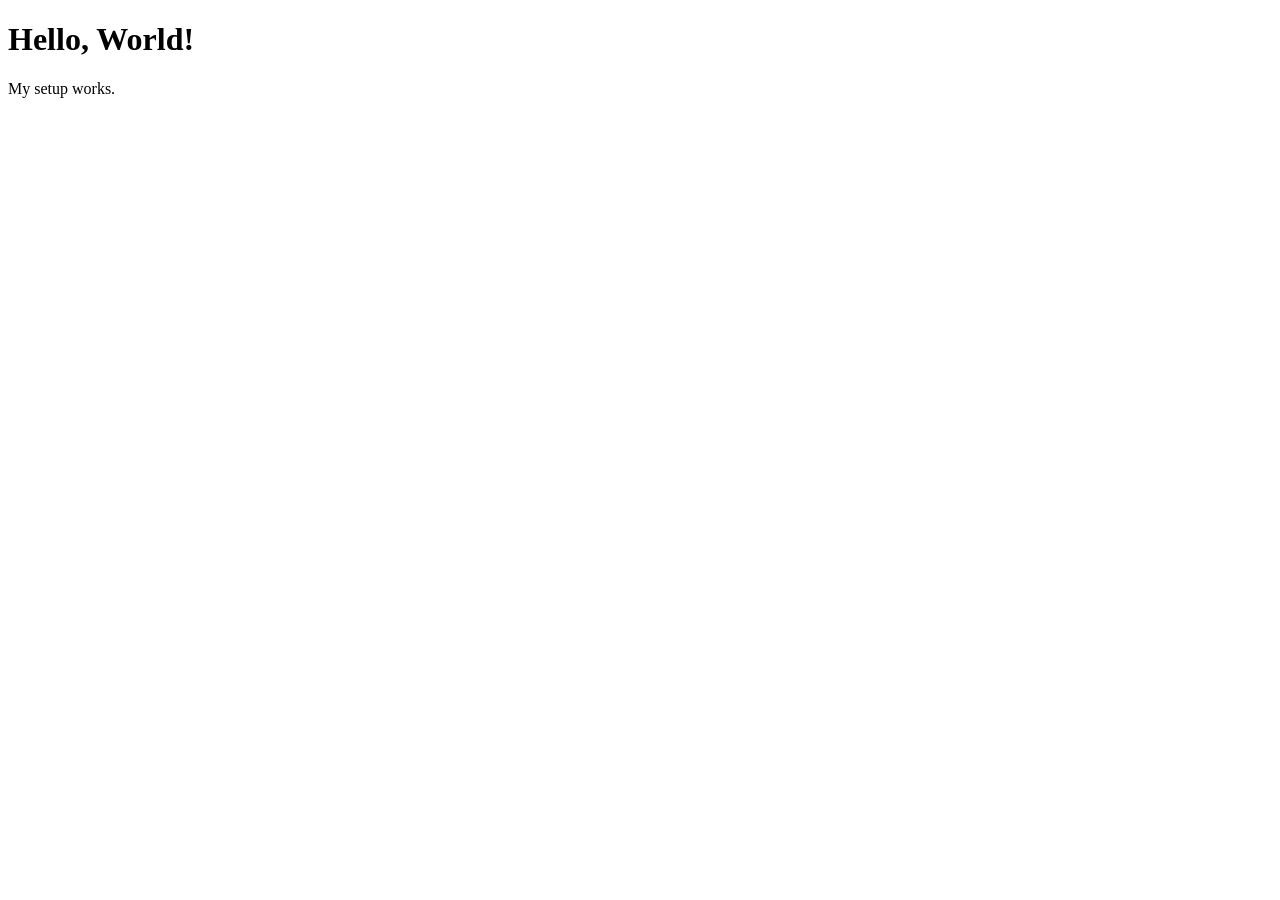
<file: practice/index.html>
<!DOCTYPE html>
<html lang="en">
      <head>
         <meta charset="UTF-8" />
      <title>Setup Test</title>
  </head>
  <body>
      <h1>Hello, World!</h1>
      <p>My setup works.</p>
  </body>
</html>
</file>
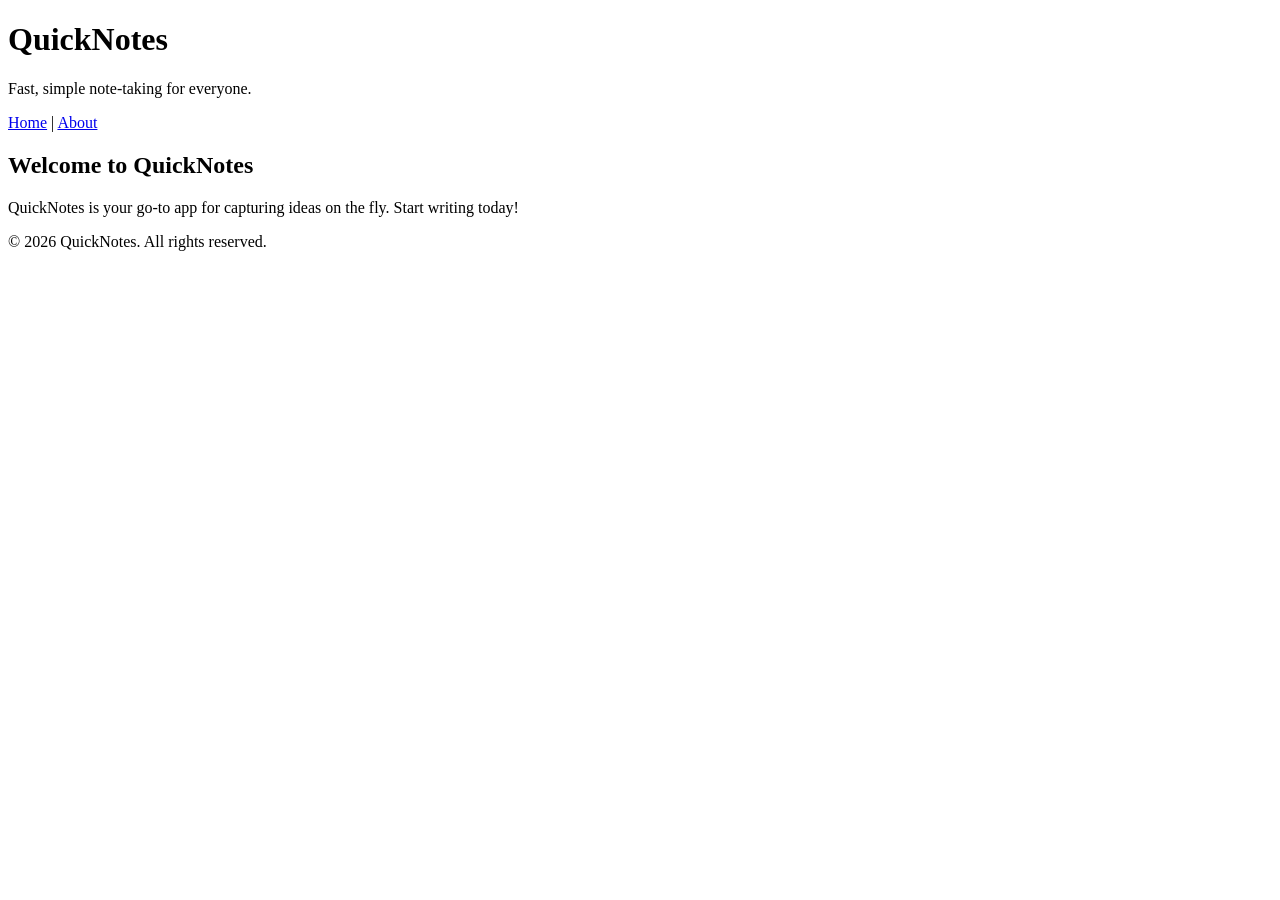
<file: web-foundations-days/day1/index.html>
<!DOCTYPE html>
<html lang="en">
<head>
    <meta charset="UTF-8">
    <meta name="viewport" content="width=device-width, initial-scale=1.0">
    <title>QuickNotes - Home</title>
</head>
<body>
    <header>
        <h1>QuickNotes</h1>
        <p>Fast, simple note-taking for everyone.</p>
        <nav>
            <a href="index.html">Home</a> |
            <a href="about.html">About</a>
        </nav>
    </header>

    <main>
        <h2>Welcome to QuickNotes</h2>
        <p>QuickNotes is your go-to app for capturing ideas on the fly. Start writing today!</p>
    </main>

    <footer>
        <p>&copy; 2026 QuickNotes. All rights reserved.</p>
    </footer>
</body>
</html>
</file>
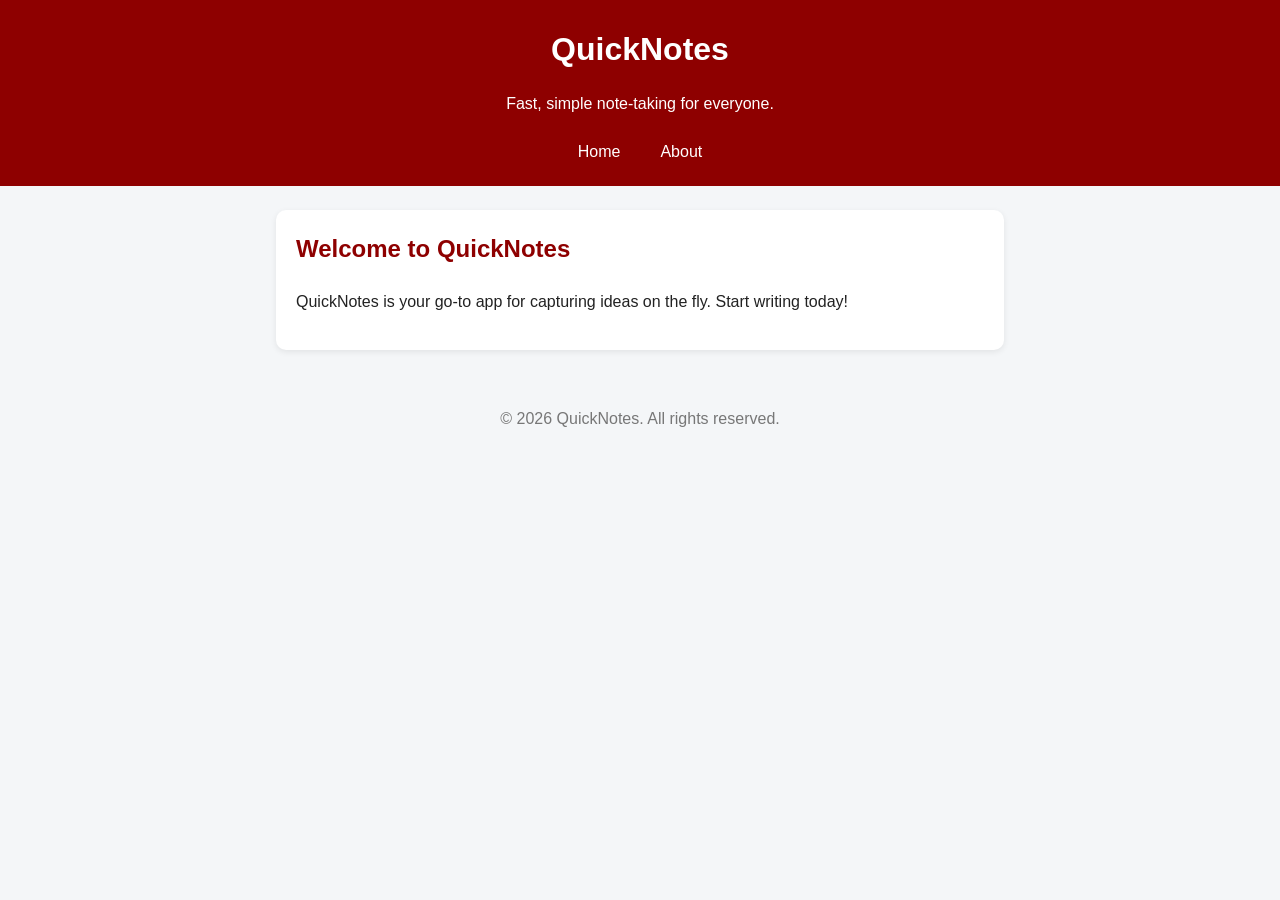
<file: web-foundations-days/day2/index.html>
<!doctype html>
<html lang="en">
  <head>
    <meta charset="UTF-8" />
    <meta name="viewport" content="width=device-width, initial-scale=1.0" />
    <title>QuickNotes - Home</title>
    <link rel="stylesheet" href="style.css" />
  </head>
  <body>
    <header>
      <h1>QuickNotes</h1>
      <p>Fast, simple note-taking for everyone.</p>
      <nav>
        <a href="index.html" class="active">Home</a>
        <a href="about.html">About</a>
      </nav>
    </header>

    <main>
      <section>
        <h2>Welcome to QuickNotes</h2>
        <p>
          QuickNotes is your go-to app for capturing ideas on the fly. Start
          writing today!
        </p>
      </section>
    </main>

    <footer>
      <p>&copy; 2026 QuickNotes. All rights reserved.</p>
    </footer>
  </body>
</html>
</file>
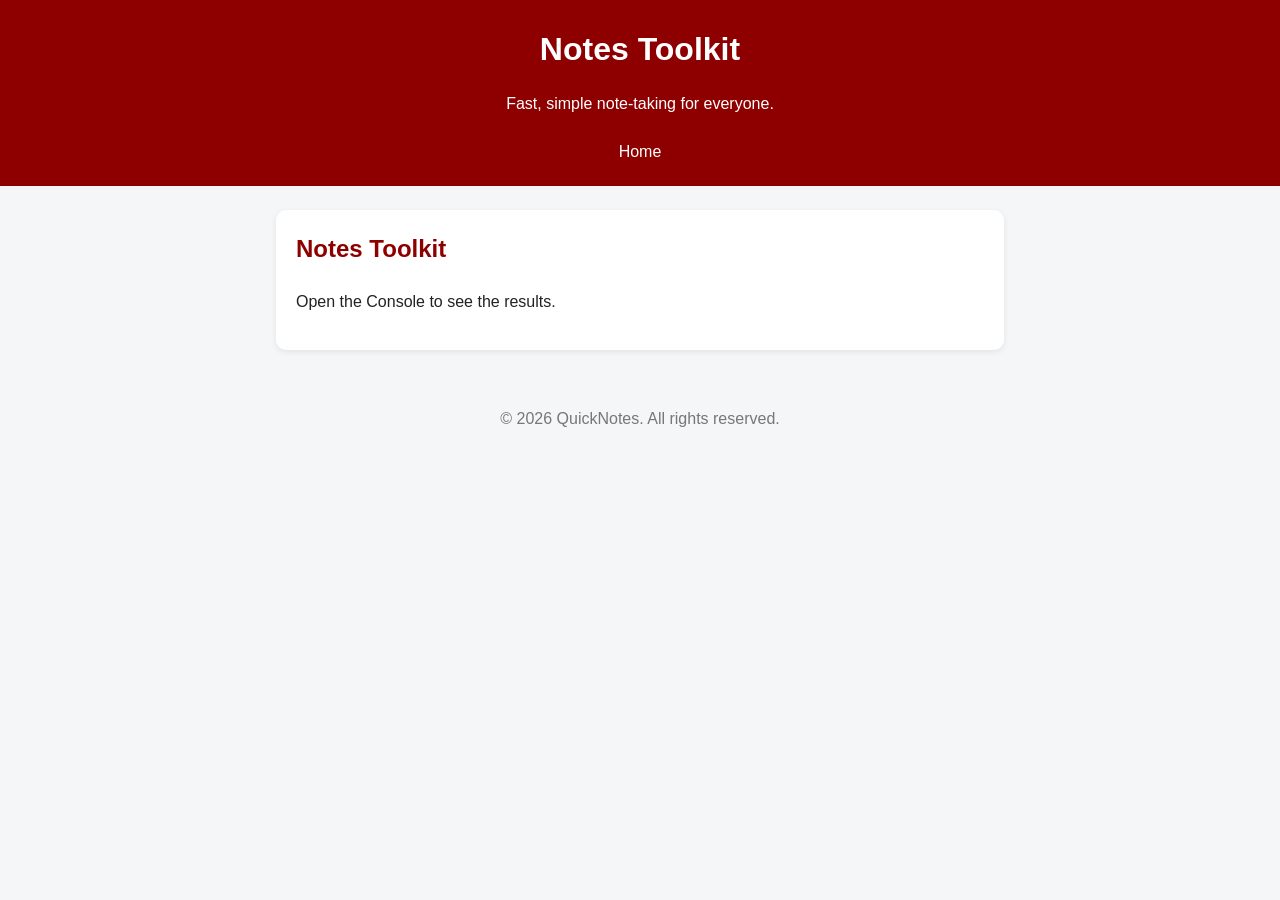
<file: web-foundations-days/day3/index.html>
<!doctype html>
<html lang="en">
  <head>
    <meta charset="UTF-8" />
    <meta name="viewport" content="width=device-width, initial-scale=1.0" />
    <title>Notes Toolkit</title>
    <link rel="stylesheet" href="style.css">
    <script src="script.js" defer></script>
  </head>
  <body>
    <header>
      <h1>Notes Toolkit</h1>
      <p>Fast, simple note-taking for everyone.</p>
      <nav>
        <a href="index.html" class="active">Home</a>
      </nav>
    </header>

    <main>
      <section>
        <h2>Notes Toolkit</h2>
        <p>Open the Console to see the results.</p>
      </section>
    </main>

    <footer>
      <p>&copy; 2026 QuickNotes. All rights reserved.</p>
    </footer>
  </body>
</html>
</file>
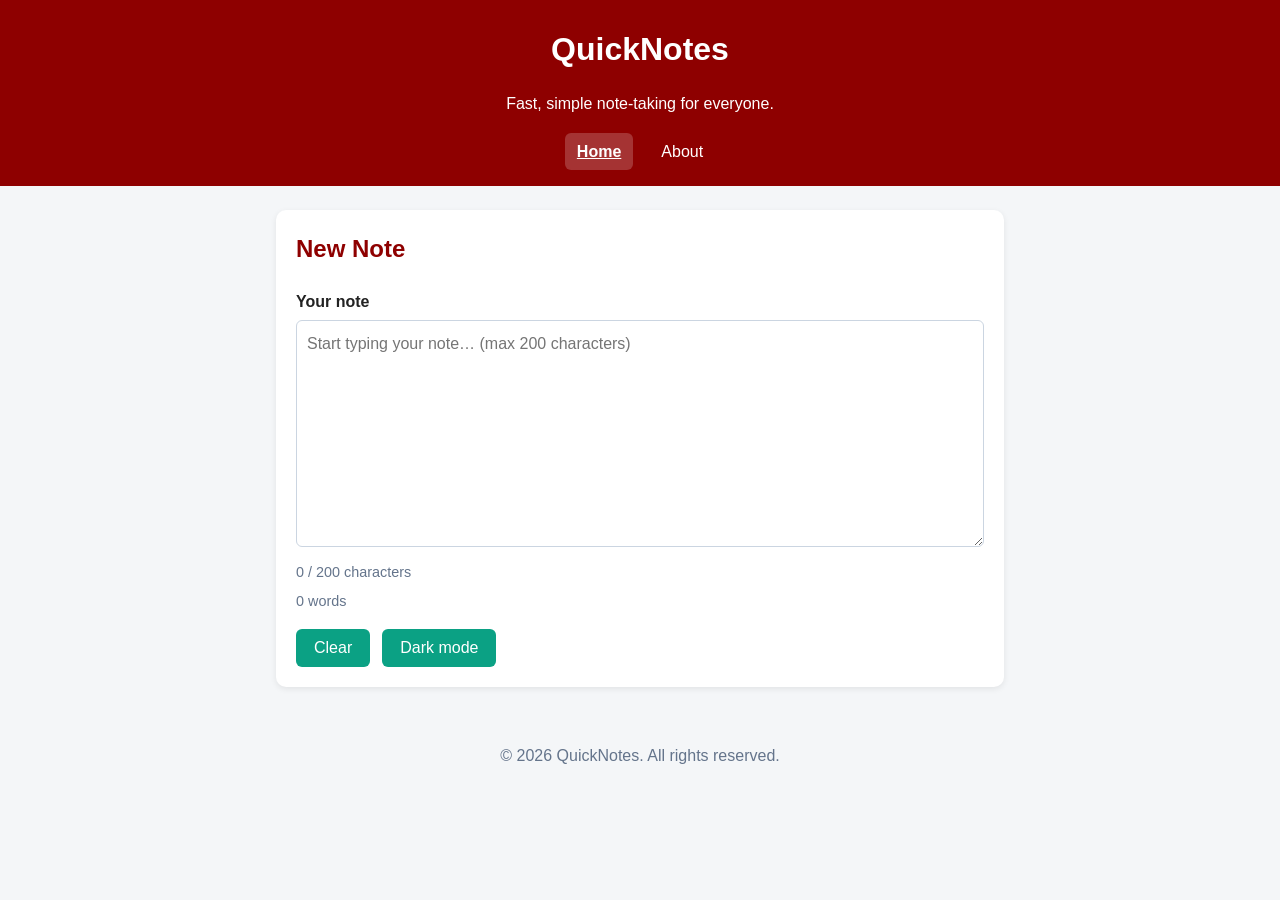
<file: web-foundations-days/day4/index.html>
<!doctype html>
<html lang="en">
  <head>
    <meta charset="UTF-8" />
    <meta name="viewport" content="width=device-width, initial-scale=1.0" />
    <title>QuickNotes - Note Editor</title>
    <link rel="stylesheet" href="style.css" />
    <script src="script.js" defer></script>
  </head>
  <body>
    <header>
      <h1>QuickNotes</h1>
      <p>Fast, simple note-taking for everyone.</p>
      <nav>
        <a href="index.html" class="active">Home</a>
        <a href="about.html">About</a>
      </nav>
    </header>

    <main>
      <section>
        <h2>New Note</h2>

        <label for="note-text">Your note</label>
        <textarea
          id="note-text"
          rows="8"
          placeholder="Start typing your note… (max 200 characters)"
        ></textarea>

        <p id="char-count" aria-live="polite">0 / 200 characters</p>
        <p id="word-count" aria-live="polite">0 words</p>

        <div class="button-row">
          <button id="clear-btn" type="button">Clear</button>
          <button id="theme-toggle" type="button">Dark mode</button>
        </div>
      </section>
    </main>

    <footer>
      <p>&copy; 2026 QuickNotes. All rights reserved.</p>
    </footer>
  </body>
</html>
</file>
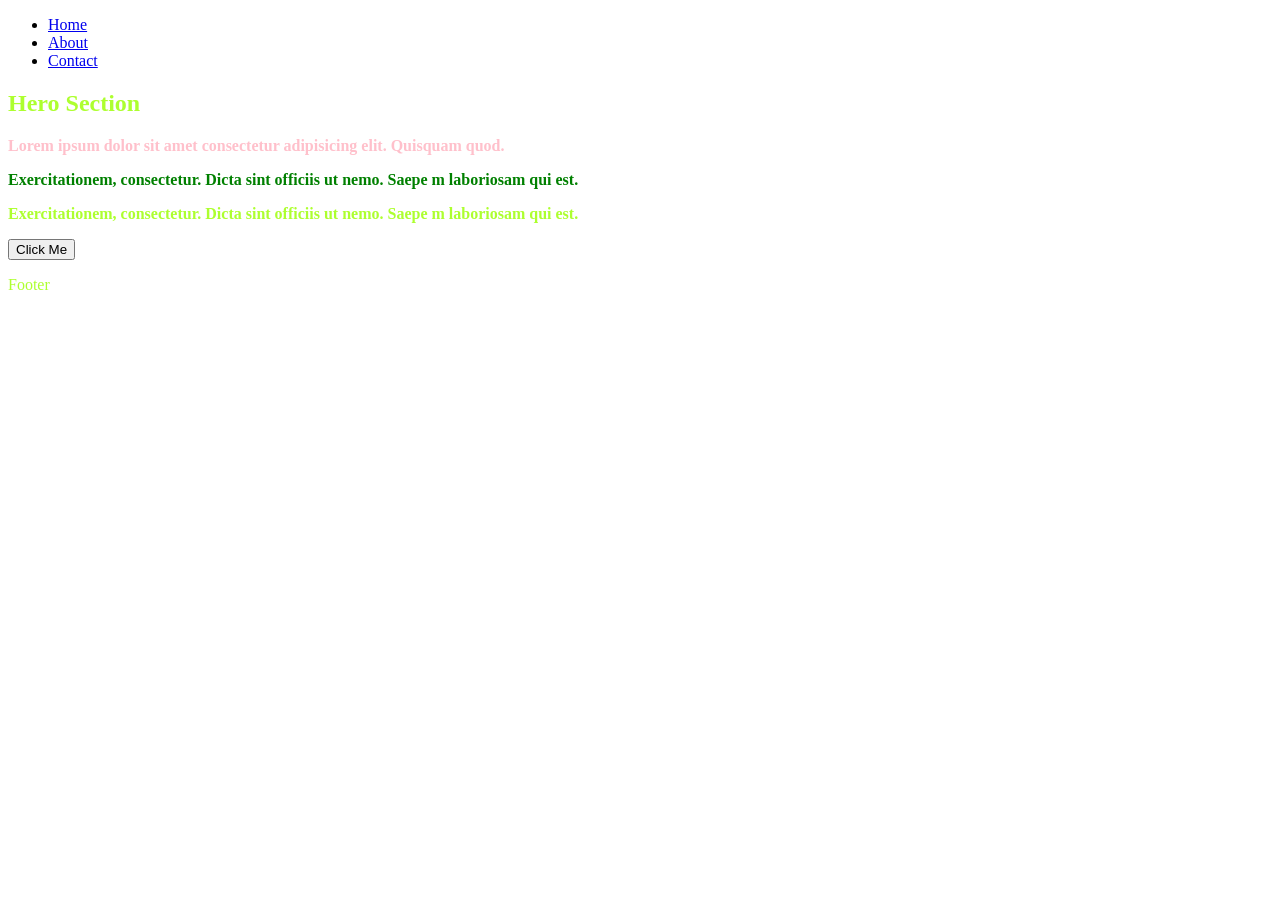
<file: practice/two.html>
<!doctype html>
<html>
  <head>
    <meta name="keywords" content="" />
    <meta name="author" content="Estiphanos" />
    <meta name="viewport" content="width=device-width, initial-scale=1.0" />
    <link rel="stylesheet" href="scripts/styles.css" />
  </head>
  <body>
    <header>
      <nav>
        <ul>
          <li><a href="#">Home</a></li>
          <li><a href="#">About</a></li>
          <li><a href="#">Contact</a></li>
        </ul>
      </nav>
    </header>
    <main>
      <section>
        <h1 class="my-title" id="my-title-id">Hero Section</h1>
        <p class="my-paragraph" id="my-paragraph-id">
          Lorem ipsum dolor sit amet consectetur adipisicing elit. Quisquam
          quod.
        </p>
        <p class="my-second-paragraph" id="my-second-paragraph-id">
          Exercitationem, consectetur. Dicta sint officiis ut nemo. Saepe m
          laboriosam qui est.
        </p>
        <p class="my-third-paragraph" id="my-third-paragraph-id">
          Exercitationem, consectetur. Dicta sint officiis ut nemo. Saepe m
          laboriosam qui est.
        </p>
      </section>
      <button class="button" type="submit" id="my-button-id">Click Me</button>
    </main>
    <footer>
      <p>Footer</p>
    </footer>
  </body>
</html>
</file>
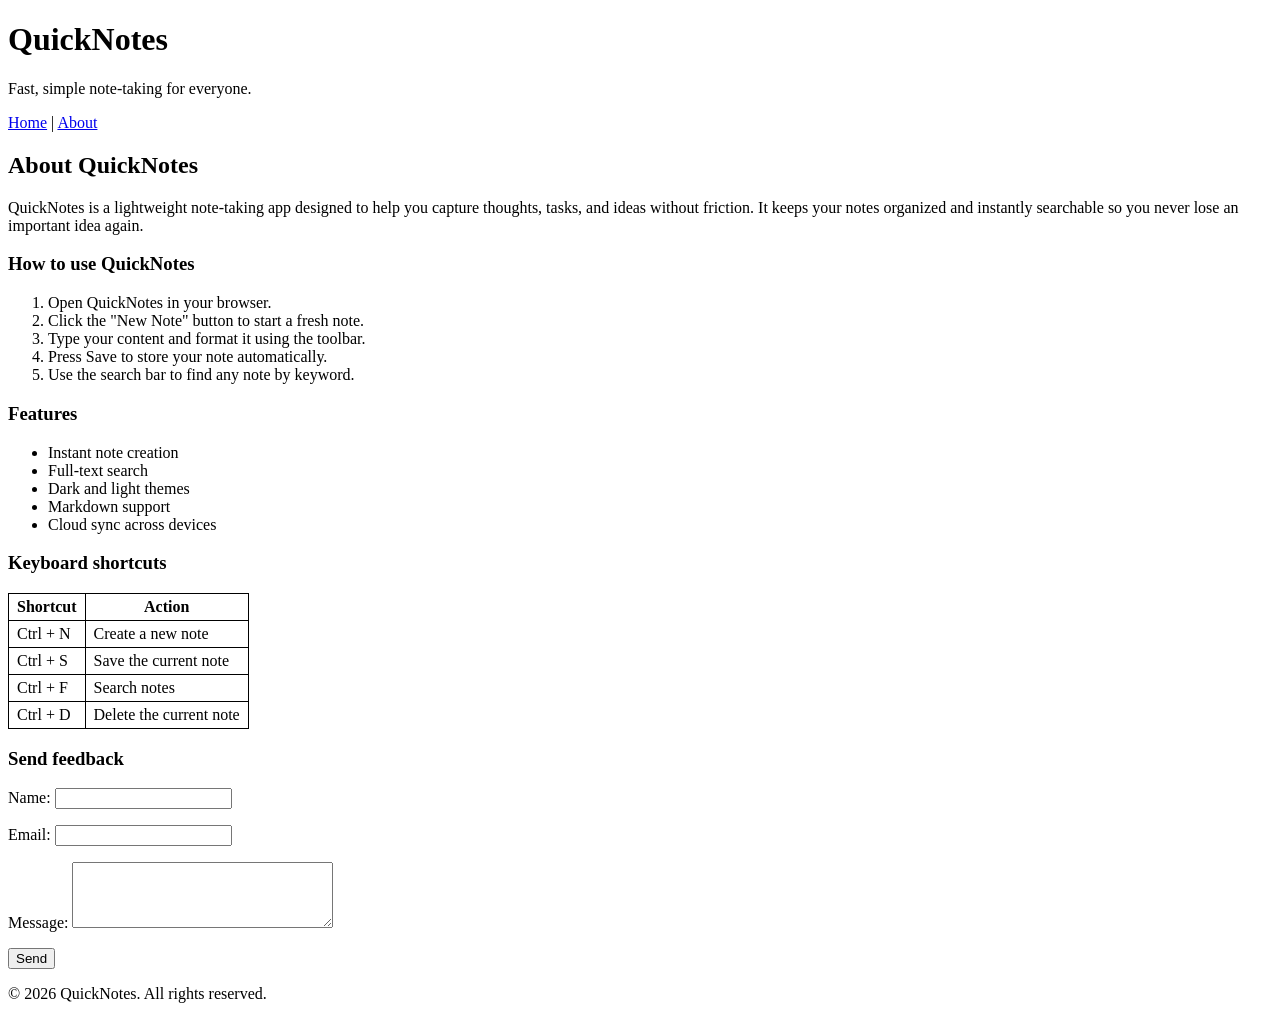
<file: web-foundations-days/day1/about.html>
<!doctype html>
<html lang="en">
  <head>
    <meta charset="UTF-8" />
    <meta name="viewport" content="width=device-width, initial-scale=1.0" />
    <title>QuickNotes - About</title>
    <style>
      table,
      th,
      td {
        border: 1px solid black;
        border-collapse: collapse;
        padding: 4px 8px;
      }
    </style>
  </head>
  <body>
    <header>
      <h1>QuickNotes</h1>
      <p>Fast, simple note-taking for everyone.</p>
      <nav>
        <a href="index.html">Home</a> |
        <a href="about.html">About</a>
      </nav>
    </header>

    <main>
      <h2>About QuickNotes</h2>
      <p>
        QuickNotes is a lightweight note-taking app designed to help you capture
        thoughts, tasks, and ideas without friction. It keeps your notes
        organized and instantly searchable so you never lose an important idea
        again.
      </p>

      <section>
        <h3>How to use QuickNotes</h3>
        <ol>
          <li>Open QuickNotes in your browser.</li>
          <li>Click the "New Note" button to start a fresh note.</li>
          <li>Type your content and format it using the toolbar.</li>
          <li>Press Save to store your note automatically.</li>
          <li>Use the search bar to find any note by keyword.</li>
        </ol>
      </section>

      <section>
        <h3>Features</h3>
        <ul>
          <li>Instant note creation</li>
          <li>Full-text search</li>
          <li>Dark and light themes</li>
          <li>Markdown support</li>
          <li>Cloud sync across devices</li>
        </ul>
      </section>

      <section>
        <h3>Keyboard shortcuts</h3>
        <table>
          <thead>
            <tr>
              <th>Shortcut</th>
              <th>Action</th>
            </tr>
          </thead>
          <tbody>
            <tr>
              <td>Ctrl + N</td>
              <td>Create a new note</td>
            </tr>
            <tr>
              <td>Ctrl + S</td>
              <td>Save the current note</td>
            </tr>
            <tr>
              <td>Ctrl + F</td>
              <td>Search notes</td>
            </tr>
            <tr>
              <td>Ctrl + D</td>
              <td>Delete the current note</td>
            </tr>
          </tbody>
        </table>
      </section>

      <section>
        <h3>Send feedback</h3>
        <form action="#" method="post">
          <p>
            <label for="name">Name:</label>
            <input type="text" id="name" name="name" required />
          </p>
          <p>
            <label for="email">Email:</label>
            <input type="email" id="email" name="email" required />
          </p>
          <p>
            <label for="message">Message:</label>
            <textarea
              id="message"
              name="message"
              rows="4"
              cols="30"
              required
            ></textarea>
          </p>
          <p>
            <button type="submit">Send</button>
          </p>
        </form>
      </section>
    </main>

    <footer>
      <p>&copy; 2026 QuickNotes. All rights reserved.</p>
    </footer>
  </body>
</html>
</file>
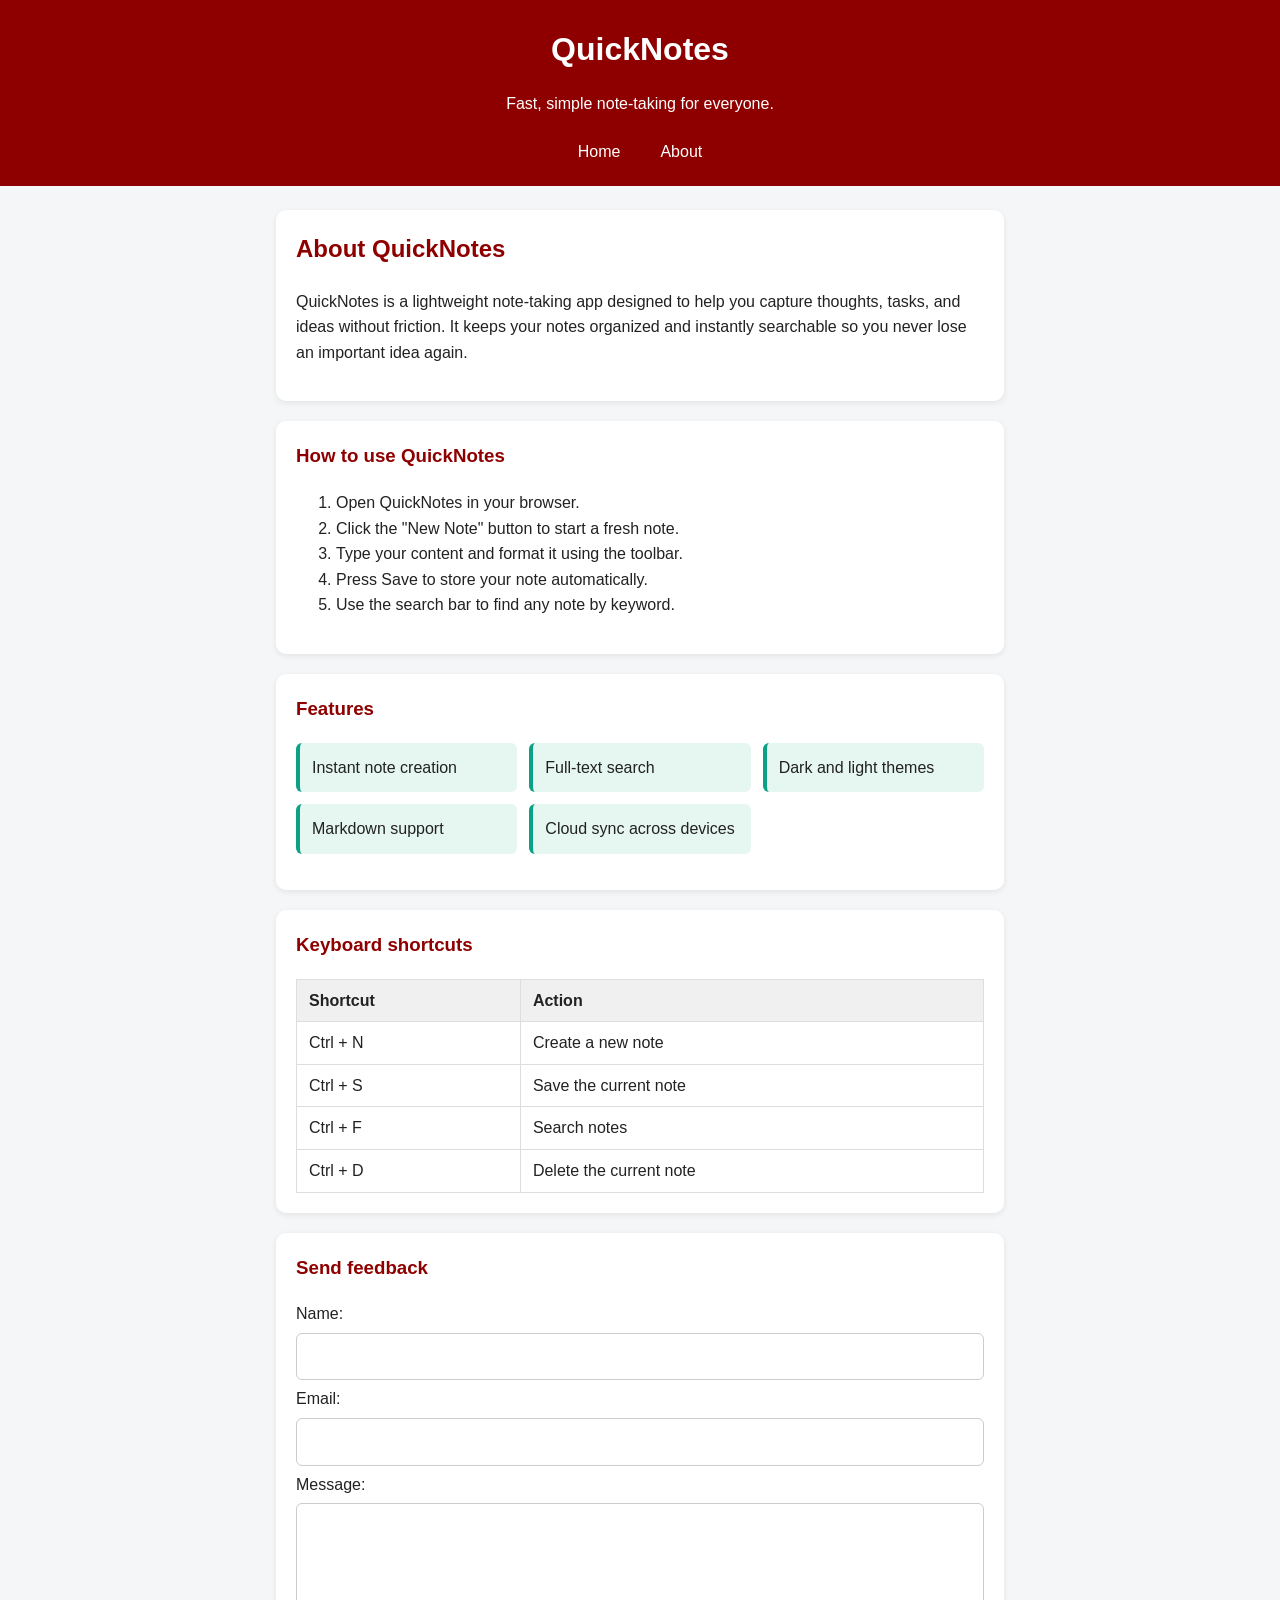
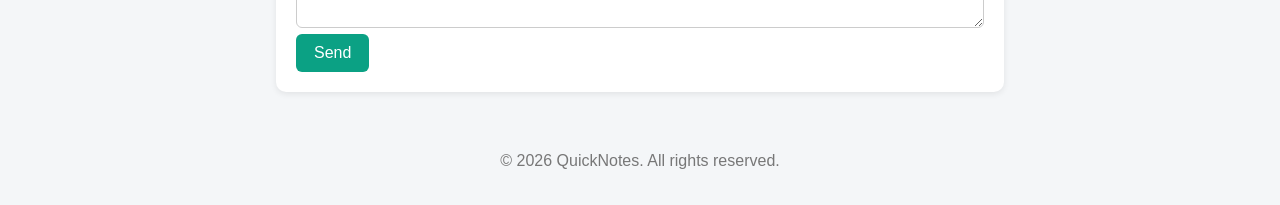
<file: web-foundations-days/day2/about.html>
<!doctype html>
<html lang="en">
  <head>
    <meta charset="UTF-8" />
    <meta name="viewport" content="width=device-width, initial-scale=1.0" />
    <title>QuickNotes - About</title>
    <link rel="stylesheet" href="style.css" />
  </head>
  <body>
    <header>
      <h1>QuickNotes</h1>
      <p>Fast, simple note-taking for everyone.</p>
      <nav>
        <a href="index.html">Home</a>
        <a href="about.html" class="active">About</a>
      </nav>
    </header>

    <main>
      <section>
        <h2>About QuickNotes</h2>
        <p>
          QuickNotes is a lightweight note-taking app designed to help you
          capture thoughts, tasks, and ideas without friction. It keeps your
          notes organized and instantly searchable so you never lose an
          important idea again.
        </p>
      </section>

      <section>
        <h3>How to use QuickNotes</h3>
        <ol>
          <li>Open QuickNotes in your browser.</li>
          <li>Click the "New Note" button to start a fresh note.</li>
          <li>Type your content and format it using the toolbar.</li>
          <li>Press Save to store your note automatically.</li>
          <li>Use the search bar to find any note by keyword.</li>
        </ol>
      </section>

      <section>
        <h3>Features</h3>
        <ul class="features">
          <li>Instant note creation</li>
          <li>Full-text search</li>
          <li>Dark and light themes</li>
          <li>Markdown support</li>
          <li>Cloud sync across devices</li>
        </ul>
      </section>

      <section>
        <h3>Keyboard shortcuts</h3>
        <table>
          <thead>
            <tr>
              <th>Shortcut</th>
              <th>Action</th>
            </tr>
          </thead>
          <tbody>
            <tr>
              <td>Ctrl + N</td>
              <td>Create a new note</td>
            </tr>
            <tr>
              <td>Ctrl + S</td>
              <td>Save the current note</td>
            </tr>
            <tr>
              <td>Ctrl + F</td>
              <td>Search notes</td>
            </tr>
            <tr>
              <td>Ctrl + D</td>
              <td>Delete the current note</td>
            </tr>
          </tbody>
        </table>
      </section>

      <section>
        <h3>Send feedback</h3>
        <form action="#" method="post">
          <label for="name">Name:</label>
          <input type="text" id="name" name="name" required />

          <label for="email">Email:</label>
          <input type="email" id="email" name="email" required />

          <label for="message">Message:</label>
          <textarea id="message" name="message" rows="4" required></textarea>

          <button type="submit">Send</button>
        </form>
      </section>
    </main>

    <footer>
      <p>&copy; 2026 QuickNotes. All rights reserved.</p>
    </footer>
  </body>
</html>
</file>
<file: web-foundations-days/day2/style.css>
/* ============================================================
   1. RESET AND BASE STYLES
   ============================================================ */
*,
*::before,
*::after {
    box-sizing: border-box;
}

body {
    margin: 0;
    font-family: "Segoe UI", Arial, sans-serif;
    background-color: #f4f6f8;
    color: #222;
    line-height: 1.6;
}

/* ============================================================
   2. HEADER
   ============================================================ */
header {
    background-color: #8e0000;
    color: white;
    text-align: center;
    padding: 24px 16px 16px;
}

header h1 {
    margin: 0;
}

/* ============================================================
   3. NAVIGATION WITH FLEXBOX
   ============================================================ */
nav {
    display: flex;
    justify-content: center;
    gap: 16px;
    margin-top: 12px;
}

nav a {
    color: white;
    text-decoration: none;
    padding: 6px 12px;
    border-radius: 6px;
    transition: background-color 0.2s ease;
}

nav a:hover {
    background-color: rgba(255, 255, 255, 0.2);
}

/* ============================================================
   4. MAIN CONTENT AND SECTION CARDS
   ============================================================ */
main {
    max-width: 760px;
    margin: 24px auto;
    padding: 0 16px;
}

section {
    background: white;
    padding: 20px;
    border-radius: 10px;
    margin-bottom: 20px;
    box-shadow: 0 2px 6px rgba(0, 0, 0, 0.08);
}

h2,
h3 {
    color: #8e0000;
    margin-top: 0;
}

/* ============================================================
   5. FEATURES AS A RESPONSIVE GRID OF CARDS
   ============================================================ */
.features {
    list-style: none;
    padding: 0;
    display: grid;
    grid-template-columns: repeat(auto-fit, minmax(180px, 1fr));
    gap: 12px;
}

.features li {
    background-color: #e6f6f1;
    border-left: 4px solid #0ba184;
    padding: 12px;
    border-radius: 6px;
}

/* ============================================================
   6. SHORTCUTS TABLE
   ============================================================ */
table {
    width: 100%;
    border-collapse: collapse; /* merge double borders into one */
}

th,
td {
    border: 1px solid #ddd;
    padding: 8px 12px;
    text-align: left;
}

th {
    background-color: #f0f0f0;
}

/* ============================================================
   7. FORMS
   ============================================================ */
form {
    display: flex;
    flex-direction: column;
    gap: 6px;
}

input,
textarea {
    width: 100%;
    padding: 10px;
    border: 1px solid #ccc;
    border-radius: 6px;
    font: inherit; /* use the page font instead of the browser default */
}

input:focus,
textarea:focus {
    outline: 2px solid #0ba184;
    border-color: #0ba184;
}

button {
    align-self: flex-start;
    background-color: #0ba184;
    color: white;
    border: none;
    padding: 10px 18px;
    border-radius: 6px;
    font-size: 1rem;
    cursor: pointer;
    transition: background-color 0.2s ease, transform 0.2s ease;
}

button:hover {
    background-color: #088a70;
    transform: translateY(-2px);
}

/* ============================================================
   8. FOOTER
   ============================================================ */
footer {
    text-align: center;
    color: #777;
    padding: 16px;
}

/* ============================================================
   9. SMALL SCREENS
   ============================================================ */
@media (max-width: 600px) {
    header {
        padding: 16px 12px 12px;
    }

    header h1 {
        font-size: 1.6rem;
    }

    section {
        padding: 16px;
    }
}
</file>
<file: web-foundations-days/day3/style.css>
/* ============================================================
   1. RESET AND BASE STYLES
   ============================================================ */
*,
*::before,
*::after {
    box-sizing: border-box;
}

body {
    margin: 0;
    font-family: "Segoe UI", Arial, sans-serif;
    background-color: #f4f6f8;
    color: #222;
    line-height: 1.6;
}

/* ============================================================
   2. HEADER
   ============================================================ */
header {
    background-color: #8e0000;
    color: white;
    text-align: center;
    padding: 24px 16px 16px;
}

header h1 {
    margin: 0;
}

/* ============================================================
   3. NAVIGATION WITH FLEXBOX
   ============================================================ */
nav {
    display: flex;
    justify-content: center;
    gap: 16px;
    margin-top: 12px;
}

nav a {
    color: white;
    text-decoration: none;
    padding: 6px 12px;
    border-radius: 6px;
    transition: background-color 0.2s ease;
}

nav a:hover {
    background-color: rgba(255, 255, 255, 0.2);
}

/* ============================================================
   4. MAIN CONTENT AND SECTION CARDS
   ============================================================ */
main {
    max-width: 760px;
    margin: 24px auto;
    padding: 0 16px;
}

section {
    background: white;
    padding: 20px;
    border-radius: 10px;
    margin-bottom: 20px;
    box-shadow: 0 2px 6px rgba(0, 0, 0, 0.08);
}

h2,
h3 {
    color: #8e0000;
    margin-top: 0;
}

/* ============================================================
   5. FEATURES AS A RESPONSIVE GRID OF CARDS
   ============================================================ */
.features {
    list-style: none;
    padding: 0;
    display: grid;
    grid-template-columns: repeat(auto-fit, minmax(180px, 1fr));
    gap: 12px;
}

.features li {
    background-color: #e6f6f1;
    border-left: 4px solid #0ba184;
    padding: 12px;
    border-radius: 6px;
}

/* ============================================================
   6. SHORTCUTS TABLE
   ============================================================ */
table {
    width: 100%;
    border-collapse: collapse; /* merge double borders into one */
}

th,
td {
    border: 1px solid #ddd;
    padding: 8px 12px;
    text-align: left;
}

th {
    background-color: #f0f0f0;
}

/* ============================================================
   7. FORMS
   ============================================================ */
form {
    display: flex;
    flex-direction: column;
    gap: 6px;
}

input,
textarea {
    width: 100%;
    padding: 10px;
    border: 1px solid #ccc;
    border-radius: 6px;
    font: inherit; /* use the page font instead of the browser default */
}

input:focus,
textarea:focus {
    outline: 2px solid #0ba184;
    border-color: #0ba184;
}

button {
    align-self: flex-start;
    background-color: #0ba184;
    color: white;
    border: none;
    padding: 10px 18px;
    border-radius: 6px;
    font-size: 1rem;
    cursor: pointer;
    transition: background-color 0.2s ease, transform 0.2s ease;
}

button:hover {
    background-color: #088a70;
    transform: translateY(-2px);
}

/* ============================================================
   8. FOOTER
   ============================================================ */
footer {
    text-align: center;
    color: #777;
    padding: 16px;
}

/* ============================================================
   9. SMALL SCREENS
   ============================================================ */
@media (max-width: 600px) {
    header {
        padding: 16px 12px 12px;
    }

    header h1 {
        font-size: 1.6rem;
    }

    section {
        padding: 16px;
    }
}
</file>
<file: web-foundations-days/day4/style.css>
/* ============================================================
   1. THEME VARIABLES (light is the default)
   ============================================================ */
:root {
  --bg: #f4f6f8;
  --surface: #ffffff;
  --text: #222222;
  --muted: #64748b;
  --border: #cbd5e1;
  --accent: #0ba184;
  --accent-hover: #088a70;
  --header-bg: #8e0000;
  --header-text: #ffffff;
  --warning: #d97706;   /* orange */
  --over: #dc2626;      /* red */
}

/* Dark theme only redefines the variables */
body.dark {
  --bg: #0f172a;
  --surface: #1e293b;
  --text: #e2e8f0;
  --muted: #94a3b8;
  --border: #334155;
  --accent: #14b8a6;
  --accent-hover: #0d9488;
  --header-bg: #1e293b;
  --header-text: #f1f5f9;
  --warning: #fbbf24;
  --over: #f87171;
}

/* ============================================================
   2. RESET + BASE
   ============================================================ */
*,
*::before,
*::after {
  box-sizing: border-box;
}

body {
  margin: 0;
  font-family: "Segoe UI", Arial, sans-serif;
  background-color: var(--bg);
  color: var(--text);
  line-height: 1.6;
  transition: background-color 0.2s ease, color 0.2s ease;
}

/* ============================================================
   3. HEADER
   ============================================================ */
header {
  background-color: var(--header-bg);
  color: var(--header-text);
  text-align: center;
  padding: 24px 16px 16px;
}

header h1 {
  margin: 0;
}

/* ============================================================
   4. NAVIGATION
   ============================================================ */
nav {
  display: flex;
  justify-content: center;
  gap: 16px;
  margin-top: 12px;
}

nav a {
  color: var(--header-text);
  text-decoration: none;
  padding: 6px 12px;
  border-radius: 6px;
  transition: background-color 0.2s ease;
}

nav a:hover,
nav a.active {
  background-color: rgba(255, 255, 255, 0.2);
}

nav a.active {
  font-weight: 600;
  text-decoration: underline;
}

/* ============================================================
   5. MAIN + SECTION CARDS
   ============================================================ */
main {
  max-width: 760px;
  margin: 24px auto;
  padding: 0 16px;
}

section {
  background: var(--surface);
  padding: 20px;
  border-radius: 10px;
  margin-bottom: 20px;
  box-shadow: 0 2px 6px rgba(0, 0, 0, 0.08);
  transition: background-color 0.2s ease;
}

h2,
h3 {
  color: var(--header-bg);
  margin-top: 0;
}

body.dark h2,
body.dark h3 {
  color: var(--accent);
}

/* ============================================================
   6. TEXTAREA + COUNTERS
   ============================================================ */
label {
  display: block;
  font-weight: 600;
  margin-bottom: 6px;
}

textarea {
  width: 100%;
  padding: 10px;
  border: 1px solid var(--border);
  border-radius: 6px;
  font: inherit;
  background-color: var(--surface);
  color: var(--text);
  resize: vertical;
  min-height: 140px;
}

textarea:focus {
  outline: 2px solid var(--accent);
  border-color: var(--accent);
}

#char-count,
#word-count {
  margin: 6px 0 0;
  font-size: 0.9rem;
  color: var(--muted);
}

/* Character-counter states */
#char-count.warning {
  color: var(--warning);
}

#char-count.over {
  color: var(--over);
  font-weight: bold;
}

/* ============================================================
   7. BUTTONS
   ============================================================ */
.button-row {
  display: flex;
  gap: 12px;
  margin-top: 16px;
  flex-wrap: wrap;
}

button {
  background-color: var(--accent);
  color: #ffffff;
  border: none;
  padding: 10px 18px;
  border-radius: 6px;
  font-size: 1rem;
  cursor: pointer;
  transition: background-color 0.2s ease, transform 0.2s ease;
}

button:hover,
button:focus {
  background-color: var(--accent-hover);
}

button:active {
  transform: translateY(1px);
}

/* ============================================================
   8. FOOTER
   ============================================================ */
footer {
  text-align: center;
  color: var(--muted);
  padding: 16px;
}

/* ============================================================
   9. SMALL SCREENS
   ============================================================ */
@media (max-width: 600px) {
  header {
    padding: 16px 12px 12px;
  }

  header h1 {
    font-size: 1.6rem;
  }

  section {
    padding: 16px;
  }

  .button-row button {
    flex: 1 1 100%;
  }
}
</file>
<file: practice/scripts/styles.css>
h1 {
    color: blue;
}

.my-second-paragraph {
    color: green;
}

#my-paragraph-id {
    color: pink;
}

h1, p {
    color: greenyellow;
}

section p {
    font-weight: bolder;
}

button:hover {
    background-color: blue;
    color: white;
}
</file>
